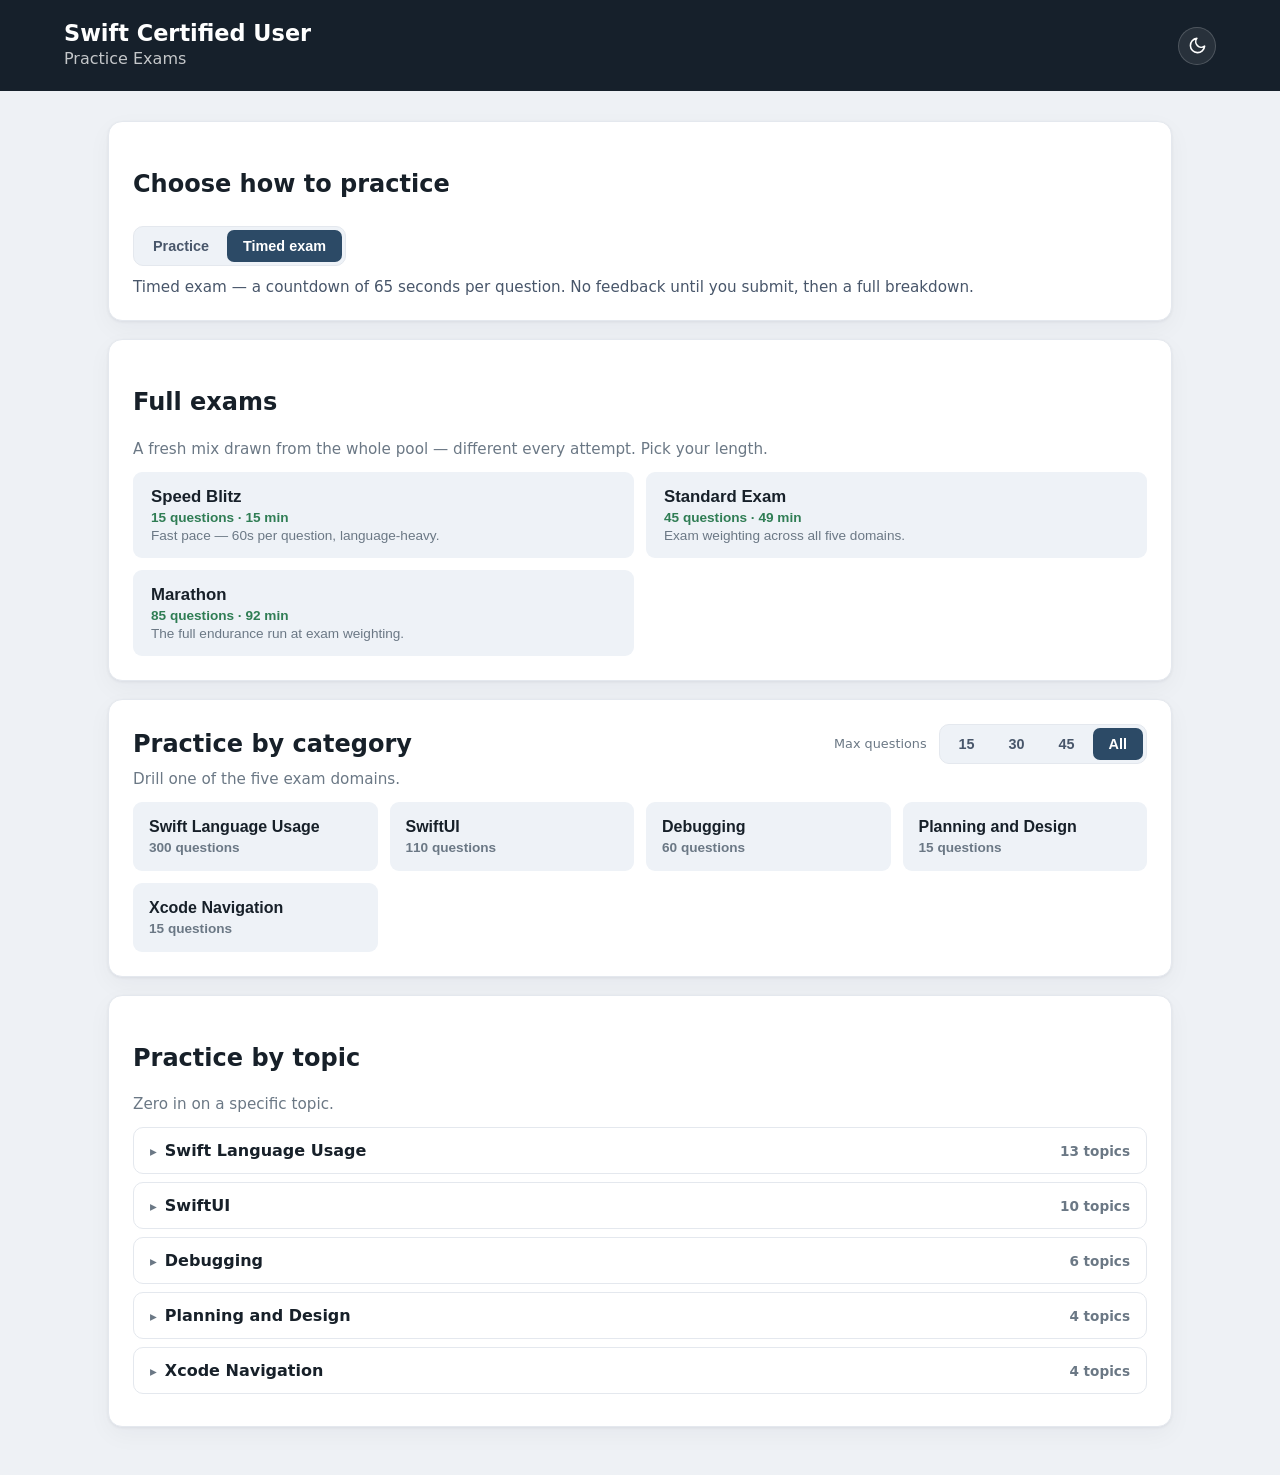
<file: index.html>
<!doctype html>
<html lang="en">
    <head>
        <meta charset="utf-8" />
        <meta name="viewport" content="width=device-width,initial-scale=1" />
        <title>Swift Certified User — Practice Exams</title>
        <script>
            // Apply the saved theme before paint to avoid a flash.
            try {
                var t = localStorage.getItem("theme");
                if (t) document.documentElement.setAttribute("data-theme", t);
            } catch (e) {}
        </script>
        <link rel="stylesheet" href="style.css" />
        <link rel="icon" href="swift.svg" />
    </head>
    <body>
        <header>
            <div>
                <h1>Swift Certified User</h1>
                <p>Practice Exams</p>
            </div>
            <div class="headerRight">
                <button id="themeToggle" class="themeToggle" aria-label="Toggle dark mode">🌙</button>
                <div id="timer" class="hidden"></div>
            </div>
        </header>
        <main>
            <section id="start">
                <div class="card">
                    <h2>Choose how to practice</h2>
                    <div id="modeToggle" class="seg modeToggle"></div>
                    <p id="modeExplain" class="modeExplain"></p>
                </div>
                <div class="card">
                    <h2>Full exams</h2>
                    <p class="muted">
                        A fresh mix drawn from the whole pool — different every
                        attempt. Pick your length.
                    </p>
                    <div id="fullExam"></div>
                </div>
                <div class="card">
                    <div class="sectionHead">
                        <h2>Practice by category</h2>
                        <div class="sizeSelector">
                            <span class="sizeLabel">Max questions</span>
                            <div id="catSizeToggle" class="seg"></div>
                        </div>
                    </div>
                    <p class="muted">Drill one of the five exam domains.</p>
                    <div id="byCategory" class="catGrid"></div>
                </div>
                <div class="card">
                    <h2>Practice by topic</h2>
                    <p class="muted">Zero in on a specific topic.</p>
                    <div id="byTopic"></div>
                </div>
                <div id="startError"></div>
            </section>
            <section id="exam" class="hidden">
                <div class="card bar">
                    <div class="barTop">
                        <div><strong id="title"></strong><span id="num"></span></div>
                        <button id="quit" class="quitBtn">Quit Exam</button>
                    </div>
                    <div class="progress"><i id="progress"></i></div>
                </div>
                <article class="card">
                    <div class="qCardTop">
                        <button id="markBtn" class="markBtn">☆ Mark for review</button>
                    </div>
                    <div id="q" class="qbox"></div>
                    <div id="opts"></div>
                    <div id="explain" class="hidden"></div>
                    <div class="nav">
                        <button id="prev">Previous</button>
                        <button id="next">Next</button>
                        <button id="calc" class="calcBtn" title="Calculator">🧮 Calculator</button>
                        <button id="reviewBtn" class="reviewNavBtn">Review</button>
                    </div>
                </article>
            </section>
            <section id="reviewPage" class="card hidden">
                <div class="barTop">
                    <h2 id="reviewTitle">Review your answers</h2>
                    <button id="reviewQuit" class="quitBtn">Quit Exam</button>
                </div>
                <p class="note">Click a question to jump back to it. Flagged questions are marked for review.</p>
                <div class="reviewLegend">
                    <span><i class="rl rl-ans"></i>Answered</span>
                    <span><i class="rl rl-un"></i>Unanswered</span>
                    <span><i class="rl rl-ans marked"></i>Answered · flagged</span>
                    <span><i class="rl rl-un marked"></i>Unanswered · flagged</span>
                </div>
                <div id="reviewGrid" class="reviewGrid"></div>
                <div class="reviewActions">
                    <button id="reviewAll">Review all questions</button>
                    <button id="reviewSubmit">Submit Exam</button>
                </div>
            </section>
            <section id="result" class="card hidden">
                <h2 id="resultTitle"></h2>
                <div class="resultsGrid">
                    <div id="score"></div>
                    <div id="breakdown"></div>
                </div>
                <div id="review"></div>
                <div class="backRow"><button onclick="location.reload()">Back to Exams</button></div>
            </section>
        </main>
        <div id="calcModal" class="calcModal hidden">
            <div class="calcBox" role="dialog" aria-label="Calculator">
                <div class="calcHead">
                    <strong>Calculator</strong>
                    <button id="calcClose" class="calcClose" aria-label="Close">✕</button>
                </div>
                <input id="calcDisplay" class="calcDisplay" type="text" readonly value="0" />
                <div id="calcKeys" class="calcKeys"></div>
            </div>
        </div>
        <script src="script.js"></script>
    </body>
</html>
</file>
<file: style.css>
/* ==========================================================================
   Swift Certified User — Practice Exams
   Theme tokens (light default + dark), then components by section.
   ========================================================================== */

:root {
  --bg: #eef1f5;
  --card: #ffffff;
  --card-border: #e4e8ee;
  --shadow: 0 1px 3px rgba(16, 24, 40, 0.06), 0 8px 24px rgba(16, 24, 40, 0.04);
  --ink: #172029;
  --ink-2: #48566a;
  --muted: #6b7885;
  --accent: #2c4a66;
  --accent-ink: #ffffff;
  --green: #2f7d54;
  --red: #b3403f;
  --amber: #bd7a1e;
  --neutral: #98a2ad;
  --fill: #eef2f7;
  --fill-hover: #e3eaf1;
  --fill-2: #eef2f7;
  --track: #e3e8ef;
  --field: #f7f9fb;
  --field-border: #d6dde6;
  --divider: #e8ecf1;
  --header-bg: #16202b;
  --header-ink: #ffffff;
  --good-bg: #e6f3ea;
  --good-ink: #1f5e3a;
  --bad-bg: #fbecec;
  --bad-ink: #8f2f2f;
  --overlay: rgba(15, 22, 30, 0.5);
  --code-bg: #1b2530;
  --code-ink: #dbe4ec;
  --code-inline-bg: #ebeef3;
}

/* Dark applies for the OS setting (unless the viewer forced light),
   and always when the viewer toggles dark. */
@media (prefers-color-scheme: dark) {
  :root:not([data-theme="light"]) {
    --bg: #0d1116;
    --card: #191f27;
    --card-border: #2c3742;
    --shadow: 0 1px 3px rgba(0, 0, 0, 0.4), 0 10px 28px rgba(0, 0, 0, 0.35);
    --ink: #e9eef3;
    --ink-2: #aab6c2;
    --muted: #7d8a97;
    --accent: #3f74a8;
    --green: #4fa579;
    --red: #d76b6b;
    --amber: #e0a24a;
    --neutral: #64707c;
    --fill: #232d38;
    --fill-hover: #2d3844;
    --fill-2: #232d38;
    --track: #2b3540;
    --field: #10161d;
    --field-border: #354150;
    --divider: #2a343f;
    --header-bg: #10161d;
    --good-bg: #163325;
    --good-ink: #86d7a4;
    --bad-bg: #3a2020;
    --bad-ink: #f0a3a3;
    --overlay: rgba(0, 0, 0, 0.62);
    --code-bg: #10171f;
    --code-inline-bg: #2a343f;
  }
}
:root[data-theme="dark"] {
  --bg: #0d1116;
  --card: #191f27;
  --card-border: #2c3742;
  --shadow: 0 1px 3px rgba(0, 0, 0, 0.4), 0 10px 28px rgba(0, 0, 0, 0.35);
  --ink: #e9eef3;
  --ink-2: #aab6c2;
  --muted: #7d8a97;
  --accent: #3f74a8;
  --green: #4fa579;
  --red: #d76b6b;
  --amber: #e0a24a;
  --neutral: #64707c;
  --fill: #232d38;
  --fill-hover: #2d3844;
  --fill-2: #232d38;
  --track: #2b3540;
  --field: #10161d;
  --field-border: #354150;
  --divider: #2a343f;
  --header-bg: #10161d;
  --good-bg: #163325;
  --good-ink: #86d7a4;
  --bad-bg: #3a2020;
  --bad-ink: #f0a3a3;
  --overlay: rgba(0, 0, 0, 0.62);
  --code-bg: #10171f;
  --code-inline-bg: #2a343f;
}

/* ---- Base ---------------------------------------------------------------- */

* {
  box-sizing: border-box;
}
body {
  margin: 0;
  font-family: system-ui, sans-serif;
  background: var(--bg);
  color: var(--ink);
}
main {
  max-width: 1100px;
  margin: 30px auto;
  padding: 0 18px;
}
.hidden {
  display: none !important;
}
button {
  border: 0;
  border-radius: 9px;
  padding: 12px 17px;
  background: var(--accent);
  color: var(--accent-ink);
  font-weight: 700;
  cursor: pointer;
}
.card {
  background: var(--card);
  border: 1px solid var(--card-border);
  border-radius: 14px;
  padding: 24px;
  box-shadow: var(--shadow);
}
.card h2 {
  line-height: 1.5;
}
.muted {
  color: var(--muted);
  margin: 0 0 14px;
  font-size: 0.95rem;
}
.note {
  background: var(--fill);
  padding: 13px;
  border-left: 4px solid var(--muted);
  border-radius: 0 6px 6px 0;
}
.error {
  background: var(--bad-bg);
  border-left: 4px solid var(--red);
  color: var(--bad-ink);
  padding: 13px;
  border-radius: 6px;
  margin-top: 14px;
}
code {
  font-family: ui-monospace, SFMono-Regular, Menlo, Consolas, monospace;
  background: var(--code-inline-bg);
  color: var(--ink);
  padding: 0.1em 0.4em;
  border-radius: 5px;
  font-size: 0.92em;
}

/* ---- Header ------------------------------------------------------------- */

header {
  padding: 20px 5%;
  background: var(--header-bg);
  color: var(--header-ink);
  display: flex;
  justify-content: space-between;
  align-items: center;
}
header h1 {
  margin: 0;
  font-size: 1.4rem;
}
header p {
  margin: 3px 0;
  opacity: 0.75;
}
.headerRight {
  display: flex;
  align-items: center;
  gap: 16px;
}
.themeToggle {
  width: 38px;
  height: 38px;
  padding: 0;
  border-radius: 50%;
  background: rgba(255, 255, 255, 0.08);
  border: 1px solid rgba(255, 255, 255, 0.18);
  color: var(--header-ink);
  display: inline-flex;
  align-items: center;
  justify-content: center;
  transition: background 0.15s;
}
.themeToggle:hover {
  background: rgba(255, 255, 255, 0.18);
}
.themeToggle svg {
  width: 19px;
  height: 19px;
  display: block;
}
#timer {
  font-size: 1.5rem;
  font-weight: 800;
  font-variant-numeric: tabular-nums;
}

/* ---- Segmented toggle (mode + category size) ---------------------------- */

.seg {
  display: inline-flex;
  gap: 2px;
  padding: 3px;
  background: var(--fill);
  border: 1px solid var(--card-border);
  border-radius: 10px;
}
.segOpt {
  background: transparent;
  color: var(--ink-2);
  border-radius: 7px;
  padding: 8px 16px;
  font-size: 0.9rem;
}
.segOpt:hover {
  color: var(--ink);
}
.segOpt.active {
  background: var(--accent);
  color: var(--accent-ink);
}

/* ---- Landing (start) ---------------------------------------------------- */

#start {
  display: flex;
  flex-direction: column;
  gap: 18px;
}
.sectionHead {
  display: flex;
  justify-content: space-between;
  align-items: center;
  gap: 12px;
  flex-wrap: wrap;
  margin-bottom: 6px;
}
.sectionHead h2 {
  margin: 0;
}
.modeToggle {
  margin: 4px 0 12px;
}
.modeExplain {
  margin: 0;
  color: var(--ink-2);
  font-size: 0.95rem;
}
.sizeSelector {
  display: flex;
  align-items: center;
  gap: 8px;
}
.sizeLabel {
  font-size: 0.8rem;
  color: var(--muted);
  margin-right: 4px;
}

/* Full exams — 2-up grid */
#fullExam {
  display: grid;
  grid-template-columns: repeat(2, 1fr);
  gap: 12px;
}
.examTypeCard {
  display: flex;
  flex-direction: column;
  align-items: flex-start;
  gap: 3px;
  background: var(--fill);
  color: var(--ink);
  text-align: left;
  padding: 15px 18px;
}
.examTypeCard:hover {
  background: var(--fill-hover);
}
.examTypeCard strong {
  font-size: 1.05rem;
}
.examTypeMeta {
  font-size: 0.85rem;
  color: var(--green);
  font-weight: 700;
}
.examTypeBlurb {
  font-size: 0.85rem;
  color: var(--muted);
  font-weight: 500;
}

/* By category */
.catGrid {
  display: grid;
  grid-template-columns: repeat(auto-fill, minmax(200px, 1fr));
  gap: 12px;
}
.catCard {
  display: flex;
  flex-direction: column;
  align-items: flex-start;
  gap: 4px;
  background: var(--fill);
  color: var(--ink);
  text-align: left;
  padding: 16px;
}
.catCard:hover {
  background: var(--fill-hover);
}
.catCard strong {
  font-size: 1rem;
}
.catCard span {
  font-size: 0.85rem;
  color: var(--muted);
  font-weight: 600;
}

/* By topic */
.topicGroup {
  border: 1px solid var(--card-border);
  border-radius: 10px;
  margin: 8px 0;
  overflow: hidden;
}
.topicGroup summary {
  cursor: pointer;
  padding: 13px 16px;
  font-weight: 700;
  list-style: none;
  display: flex;
  align-items: center;
  gap: 8px;
}
.topicGroup summary::-webkit-details-marker {
  display: none;
}
.topicGroup summary::before {
  content: "▸";
  color: var(--muted);
  transition: transform 0.15s;
  font-size: 0.85em;
}
.topicGroup[open] summary::before {
  transform: rotate(90deg);
}
.topicGroupCount {
  margin-left: auto;
  font-weight: 600;
  color: var(--muted);
  font-size: 0.85rem;
}
.topicList {
  display: grid;
  grid-template-columns: repeat(auto-fill, minmax(220px, 1fr));
  gap: 8px;
  padding: 0 14px 14px;
}
.topicRow {
  display: flex;
  justify-content: space-between;
  gap: 10px;
  background: var(--fill);
  color: var(--ink);
  text-align: left;
  padding: 11px 14px;
  font-weight: 600;
}
.topicRow:hover {
  background: var(--fill-hover);
}
.topicRowCount {
  color: var(--muted);
  font-weight: 700;
}

/* ---- Exam view ---------------------------------------------------------- */

.bar {
  display: grid;
  gap: 12px;
  margin-bottom: 18px;
}
.barTop {
  display: flex;
  justify-content: space-between;
  align-items: center;
  gap: 12px;
  flex-wrap: wrap;
}
.barTop .quitBtn {
  flex: 0 0 auto;
}
#num {
  font-size: 0.9rem;
}
.progress {
  height: 8px;
  background: var(--track);
  border-radius: 99px;
  overflow: hidden;
}
.progress i {
  display: block;
  height: 100%;
  width: 0;
  background: var(--accent);
}
.qCardTop {
  display: flex;
  justify-content: flex-end;
  align-items: center;
  gap: 12px;
  margin-bottom: 6px;
}
.markBtn {
  background: var(--fill-2);
  color: var(--ink-2);
  padding: 8px 13px;
  font-size: 0.85rem;
}
.markBtn.active {
  background: var(--amber);
  color: #fff;
}
#q.qbox {
  font-size: 1.5em;
  font-weight: 700;
  line-height: 1.4;
  margin: 0.83em 0;
}
#q.qbox .qtext {
  margin: 0 0 12px;
  white-space: pre-wrap;
}
#q.qbox .qtext:last-child {
  margin-bottom: 0;
}
.opt {
  display: block;
  border: 1px solid var(--field-border);
  border-radius: 10px;
  padding: 13px;
  margin: 9px 0;
  cursor: pointer;
  white-space: pre-wrap;
}
.opt.correct {
  border-color: var(--green);
  background: var(--good-bg);
  color: var(--good-ink);
}
.opt.incorrect {
  border-color: var(--red);
  background: var(--bad-bg);
  color: var(--bad-ink);
}
#explain {
  background: var(--fill-2);
  border-left: 4px solid var(--accent);
  padding: 13px;
  border-radius: 6px;
  margin-top: 14px;
  line-height: 1.5;
}
.nav {
  display: flex;
  gap: 9px;
  flex-wrap: wrap;
  margin-top: 22px;
}
.calcBtn {
  background: var(--ink-2);
}
.quitBtn {
  background: var(--muted);
}
.reviewNavBtn {
  margin-left: auto;
  background: var(--accent);
}

/* ---- Code blocks + syntax highlighting (dark in both themes) ------------ */

.codeblock {
  font-family: ui-monospace, SFMono-Regular, Menlo, Consolas, monospace;
  font-weight: 400;
  font-size: 13px;
  line-height: 1.6;
  background: var(--code-bg);
  color: var(--code-ink);
  padding: 14px 16px;
  border-radius: 8px;
  overflow-x: auto;
  white-space: pre;
  margin: 10px 0;
}
.codeblock code {
  background: none;
  color: inherit;
  padding: 0;
  border-radius: 0;
  font-size: 1em;
}
.tok-keyword {
  color: #ff7ab2;
}
.tok-string {
  color: #ff8170;
}
.tok-number {
  color: #d9c97c;
}
.tok-comment {
  color: #7d8a99;
  font-style: italic;
}
.tok-type {
  color: #6bdfff;
}

/* ---- Calculator --------------------------------------------------------- */

.calcModal {
  position: fixed;
  inset: 0;
  background: var(--overlay);
  display: flex;
  align-items: center;
  justify-content: center;
  z-index: 50;
  padding: 16px;
}
.calcBox {
  background: var(--card);
  border-radius: 14px;
  padding: 16px;
  width: 280px;
  max-width: 100%;
  box-shadow: 0 12px 40px rgba(0, 0, 0, 0.3);
}
.calcHead {
  display: flex;
  justify-content: space-between;
  align-items: center;
  margin-bottom: 12px;
}
.calcClose {
  background: var(--fill-hover);
  color: var(--ink);
  padding: 6px 11px;
}
.calcDisplay {
  width: 100%;
  font-size: 1.6rem;
  font-weight: 700;
  text-align: right;
  padding: 12px 14px;
  border: 1px solid var(--field-border);
  border-radius: 9px;
  background: var(--field);
  color: var(--ink);
  margin-bottom: 12px;
  font-variant-numeric: tabular-nums;
}
.calcKeys {
  display: grid;
  grid-template-columns: repeat(4, 1fr);
  gap: 8px;
}
.calcKey {
  background: var(--fill-2);
  color: var(--ink);
  padding: 15px 0;
  font-size: 1.05rem;
}
.calcKey.calcOp {
  background: var(--accent);
  color: var(--accent-ink);
}
.calcKey.calcFn {
  background: var(--fill-hover);
  color: var(--ink);
}
.calcKey.calcEq {
  background: var(--green);
  color: #fff;
  grid-column: span 4;
}

/* ---- Review page -------------------------------------------------------- */

.reviewLegend {
  display: flex;
  flex-wrap: wrap;
  gap: 16px;
  margin: 16px 0;
  font-size: 0.85rem;
  color: var(--ink-2);
}
.reviewLegend span {
  display: flex;
  align-items: center;
  gap: 7px;
}
.rl {
  width: 16px;
  height: 16px;
  border-radius: 4px;
  display: inline-block;
  position: relative;
  background: var(--track);
}
.rl.rl-ans {
  background: var(--accent);
}
.rl.marked::after,
.rq-marked::after {
  content: "";
  position: absolute;
  top: -3px;
  right: -3px;
  width: 9px;
  height: 9px;
  border-radius: 50%;
  background: var(--amber);
  border: 2px solid var(--card);
}
.reviewGrid {
  display: grid;
  grid-template-columns: repeat(10, 1fr);
  gap: 8px;
  margin: 18px 0;
}
.rq {
  position: relative;
  padding: 12px 0;
  background: var(--track);
  color: var(--ink);
  overflow: visible;
  font-variant-numeric: tabular-nums;
}
.rq.rq-ans {
  background: var(--accent);
  color: var(--accent-ink);
}
.rq:disabled {
  cursor: default;
  opacity: 0.85;
}
.reviewActions {
  display: flex;
  justify-content: space-between;
  gap: 12px;
  flex-wrap: wrap;
  margin-top: 26px;
}
#reviewSubmit {
  background: var(--red);
}
#reviewAll:disabled {
  opacity: 0.45;
  cursor: not-allowed;
}

/* ---- Results ------------------------------------------------------------ */

#score {
  margin: 20px 0;
}
.resultsGrid {
  display: flex;
  gap: 36px;
  flex-wrap: wrap;
  align-items: flex-start;
}
.resultsGrid #score {
  margin: 0;
  flex: 0 0 auto;
}
.resultsGrid #breakdown {
  flex: 1 1 320px;
  min-width: 260px;
}
.donutWrap {
  display: flex;
  flex-direction: column;
  align-items: center;
  gap: 14px;
}
.donutTrack {
  stroke: var(--track);
}
.donutPct {
  fill: var(--ink);
}
.donutSub {
  fill: var(--muted);
}
.seg-correct {
  stroke: var(--green);
}
.seg-incorrect {
  stroke: var(--red);
}
.seg-unanswered {
  stroke: var(--neutral);
}
.donutLegend {
  display: flex;
  flex-direction: column;
  gap: 6px;
}
.donutLegendRow {
  display: flex;
  align-items: center;
  gap: 8px;
  font-size: 0.9rem;
}
.donutLegendRow i {
  width: 12px;
  height: 12px;
  border-radius: 3px;
  display: inline-block;
}
.donutKey.seg-correct {
  background: var(--green);
}
.donutKey.seg-incorrect {
  background: var(--red);
}
.donutKey.seg-unanswered {
  background: var(--neutral);
}
.topicBar {
  margin: 14px 0;
}
.topicBarLabel {
  display: flex;
  justify-content: space-between;
  font-size: 0.9rem;
  margin-bottom: 5px;
}
.topicBarTrack {
  height: 10px;
  background: var(--track);
  border-radius: 99px;
  overflow: hidden;
}
.topicBarFill {
  height: 100%;
  background: var(--accent);
  border-radius: 99px;
}
.backRow {
  display: flex;
  justify-content: flex-end;
  margin-top: 28px;
}

/* Per-question review list (collapsible) */
#review {
  margin-top: 24px;
}
.revq {
  border: 1px solid var(--card-border);
  border-radius: 10px;
  margin: 10px 0;
  border-left: 5px solid var(--red);
  overflow: hidden;
}
.revq.pass {
  border-left-color: var(--green);
}
.revq.unanswered {
  border-left-color: var(--muted);
}
.revq summary {
  list-style: none;
  cursor: pointer;
  padding: 13px 14px;
  display: flex;
  align-items: center;
  gap: 12px;
  flex-wrap: wrap;
}
.revq summary::-webkit-details-marker {
  display: none;
}
.revq summary::before {
  content: "▸";
  display: inline-block;
  flex: 0 0 auto;
  color: var(--muted);
  transition: transform 0.15s;
  font-size: 0.85em;
}
.revq[open] summary::before {
  transform: rotate(90deg);
}
.revNum {
  font-weight: 800;
  flex: 0 0 auto;
  color: var(--ink-2);
}
.revPreview {
  flex: 1 1 220px;
  min-width: 0;
  overflow: hidden;
  text-overflow: ellipsis;
  white-space: nowrap;
}
.revBadge {
  font-size: 0.72rem;
  font-weight: 700;
  padding: 4px 10px;
  border-radius: 99px;
  white-space: nowrap;
  flex: 0 0 auto;
}
.revq.pass .revBadge {
  background: var(--good-bg);
  color: var(--good-ink);
}
.revq.fail .revBadge {
  background: var(--bad-bg);
  color: var(--bad-ink);
}
.revq.unanswered .revBadge {
  background: var(--fill-2);
  color: var(--ink-2);
}
.revBody {
  padding: 12px 14px 14px;
  border-top: 1px solid var(--divider);
}
.revQ {
  margin: 0 0 8px;
}
.revQ .qtext {
  font-weight: 700;
  white-space: pre-wrap;
  margin: 0 0 8px;
}
.revQ .qtext:last-child {
  margin-bottom: 0;
}
.revQ .codeblock {
  margin: 8px 0;
}
.revA,
.revC,
.revE {
  margin: 6px 0;
  line-height: 1.5;
  white-space: pre-wrap;
}
.revE {
  color: var(--ink-2);
}

/* ---- Responsive --------------------------------------------------------- */

@media (max-width: 800px) {
  #fullExam {
    grid-template-columns: 1fr;
  }
  #submit {
    margin-left: 0;
  }
  .reviewGrid {
    grid-template-columns: repeat(6, 1fr);
  }
}
</file>
